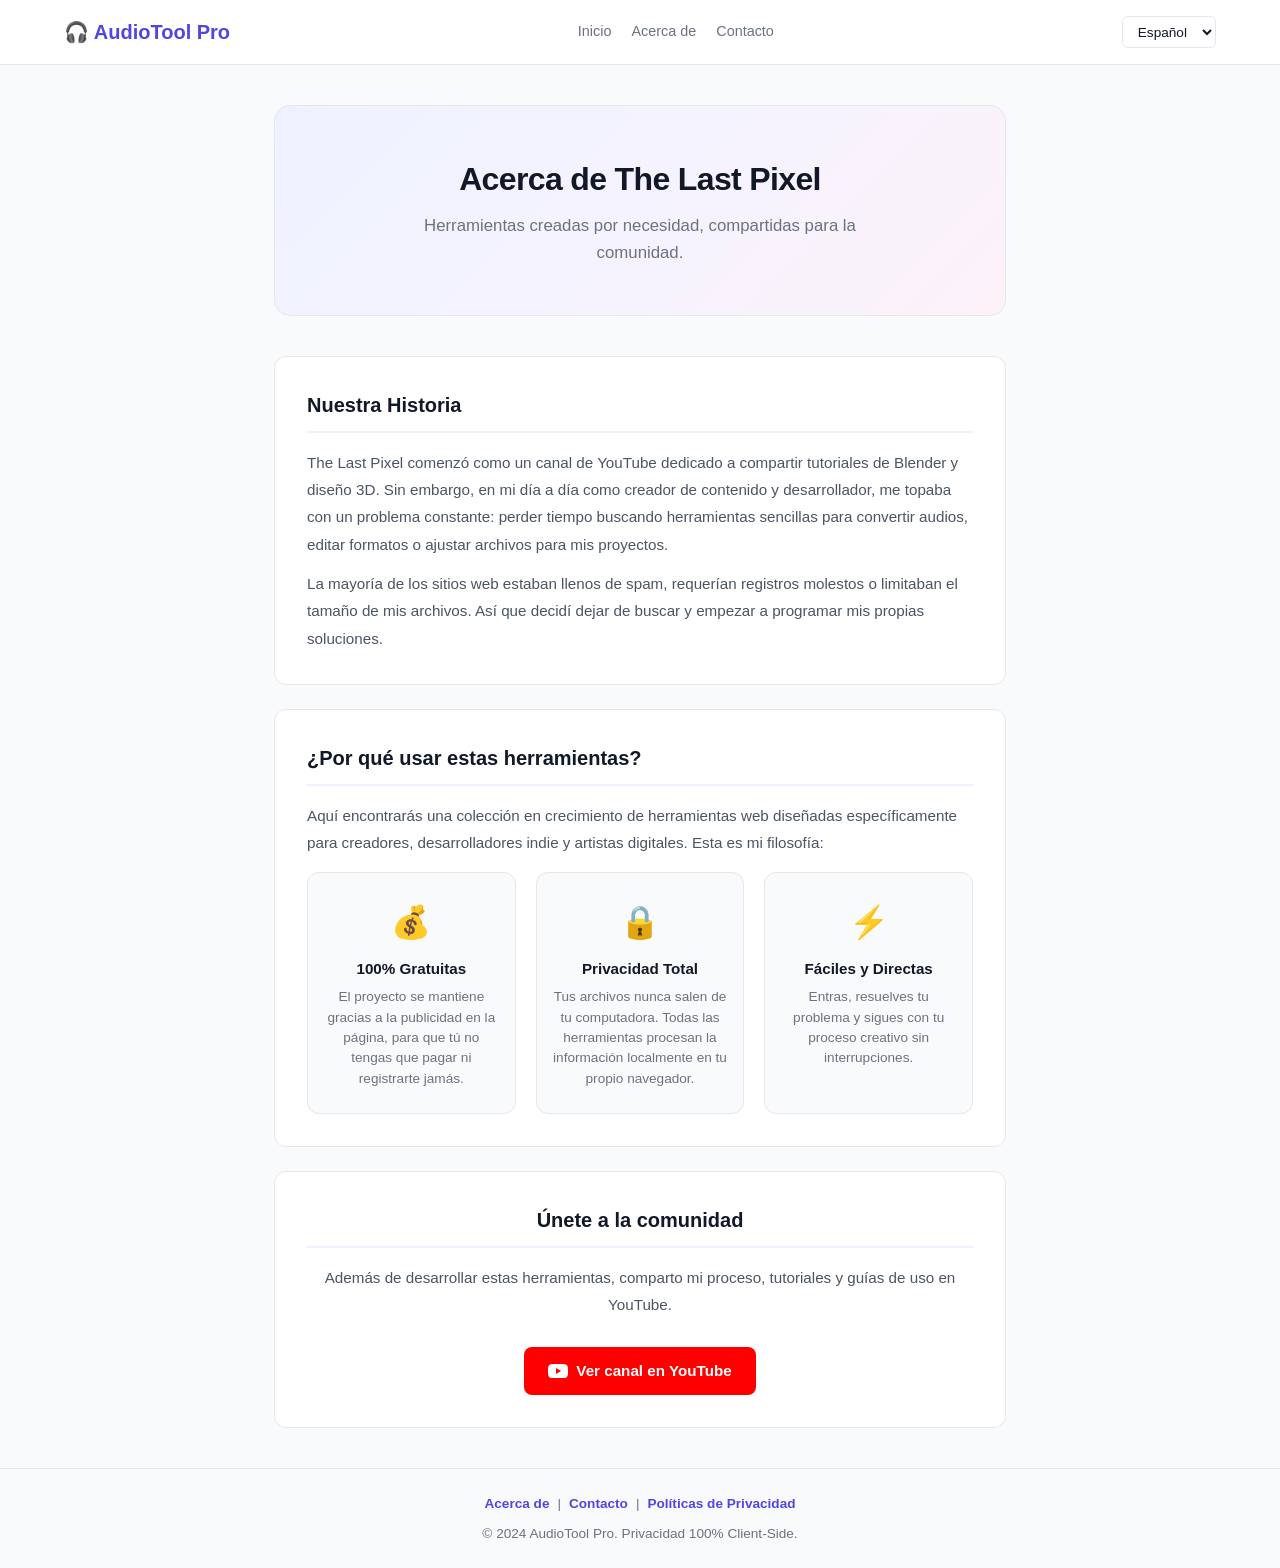
<file: about.html>
<!DOCTYPE html>
<html lang="es" id="html-root">

<head>
    <meta charset="UTF-8">
    <meta name="viewport" content="width=device-width, initial-scale=1.0">
    <title data-i18n="about_meta_title">Acerca de Nosotros | The Last Pixel</title>
    <meta name="description" data-i18n="about_meta_desc"
        content="Conoce la historia detrás de The Last Pixel: herramientas gratuitas y privadas para creadores, desarrolladores y artistas digitales.">
    <link rel="stylesheet" href="css/shared.css">
    <link rel="stylesheet" href="css/pages.css">
    <link rel="icon" href="public/Favicon.png" type="image/png">
</head>

<body>
    <header>
        <div class="logo"><a href="/">🎧 AudioTool Pro</a></div>
        <nav class="header-nav">
            <a href="/" data-i18n="nav_home">Inicio</a>
            <a href="about.html" data-i18n="nav_about">Acerca de</a>
            <a href="contact.html" data-i18n="nav_contact">Contacto</a>
        </nav>
        <select id="lang-selector" aria-label="Cambiar idioma" data-i18n-aria="aria_lang_selector">
            <option value="es">Español</option>
            <option value="en">English</option>
        </select>
    </header>

    <main class="page-container">
        <!-- Hero -->
        <section class="page-hero">
            <h1 data-i18n="about_title">Acerca de The Last Pixel</h1>
            <p class="hero-subtitle" data-i18n="about_subtitle">Herramientas creadas por necesidad, compartidas para la comunidad.</p>
        </section>

        <!-- Story -->
        <section class="page-card">
            <h2 data-i18n="about_story_title">Nuestra Historia</h2>
            <p data-i18n="about_story_p1">The Last Pixel comenzó como un canal de YouTube dedicado a compartir tutoriales de Blender y diseño 3D. Sin embargo, en mi día a día como creador de contenido y desarrollador, me topaba con un problema constante: perder tiempo buscando herramientas sencillas para convertir audios, editar formatos o ajustar archivos para mis proyectos.</p>
            <p data-i18n="about_story_p2">La mayoría de los sitios web estaban llenos de spam, requerían registros molestos o limitaban el tamaño de mis archivos. Así que decidí dejar de buscar y empezar a programar mis propias soluciones.</p>
        </section>

        <!-- Pillars -->
        <section class="page-card">
            <h2 data-i18n="about_pillars_title">¿Por qué usar estas herramientas?</h2>
            <p data-i18n="about_pillars_intro">Aquí encontrarás una colección en crecimiento de herramientas web diseñadas específicamente para creadores, desarrolladores indie y artistas digitales. Esta es mi filosofía:</p>
            <div class="pillars-grid">
                <div class="pillar-item">
                    <span class="pillar-icon">💰</span>
                    <div class="pillar-text">
                        <h3 data-i18n="about_pillar_free_title">100% Gratuitas</h3>
                        <p data-i18n="about_pillar_free_desc">El proyecto se mantiene gracias a la publicidad en la página, para que tú no tengas que pagar ni registrarte jamás.</p>
                    </div>
                </div>
                <div class="pillar-item">
                    <span class="pillar-icon">🔒</span>
                    <div class="pillar-text">
                        <h3 data-i18n="about_pillar_privacy_title">Privacidad Total</h3>
                        <p data-i18n="about_pillar_privacy_desc">Tus archivos nunca salen de tu computadora. Todas las herramientas procesan la información localmente en tu propio navegador.</p>
                    </div>
                </div>
                <div class="pillar-item">
                    <span class="pillar-icon">⚡</span>
                    <div class="pillar-text">
                        <h3 data-i18n="about_pillar_simple_title">Fáciles y Directas</h3>
                        <p data-i18n="about_pillar_simple_desc">Entras, resuelves tu problema y sigues con tu proceso creativo sin interrupciones.</p>
                    </div>
                </div>
            </div>
        </section>

        <!-- CTA YouTube -->
        <section class="page-card" style="text-align: center;">
            <h2 data-i18n="about_cta_title">Únete a la comunidad</h2>
            <p data-i18n="about_cta_text">Además de desarrollar estas herramientas, comparto mi proceso, tutoriales y guías de uso en YouTube.</p>
            <a href="https://www.youtube.com/@TheLastPixel" target="_blank" rel="noopener noreferrer" class="cta-youtube">
                <svg viewBox="0 0 24 24" xmlns="http://www.w3.org/2000/svg"><path d="M23.498 6.186a3.016 3.016 0 0 0-2.122-2.136C19.505 3.545 12 3.545 12 3.545s-7.505 0-9.377.505A3.017 3.017 0 0 0 .502 6.186C0 8.07 0 12 0 12s0 3.93.502 5.814a3.016 3.016 0 0 0 2.122 2.136c1.871.505 9.376.505 9.376.505s7.505 0 9.377-.505a3.015 3.015 0 0 0 2.122-2.136C24 15.93 24 12 24 12s0-3.93-.502-5.814zM9.545 15.568V8.432L15.818 12l-6.273 3.568z"/></svg>
                <span data-i18n="about_cta_btn">Ver canal en YouTube</span>
            </a>
        </section>
    </main>

    <footer>
        <nav class="footer-nav">
            <a href="about.html" data-i18n="nav_about">Acerca de</a>
            <span class="sep">|</span>
            <a href="contact.html" data-i18n="nav_contact">Contacto</a>
            <span class="sep">|</span>
            <a href="privacidad.html" data-i18n="footer_link_privacy">Políticas de Privacidad</a>
        </nav>
        <p>&copy; 2024 AudioTool Pro.
            <span data-i18n="footer_privacy">Privacidad 100% Client-Side.</span>
        </p>
    </footer>

    <script src="js/i18n.js"></script>
    <script>initLanguage();</script>
</body>

</html>
</file>
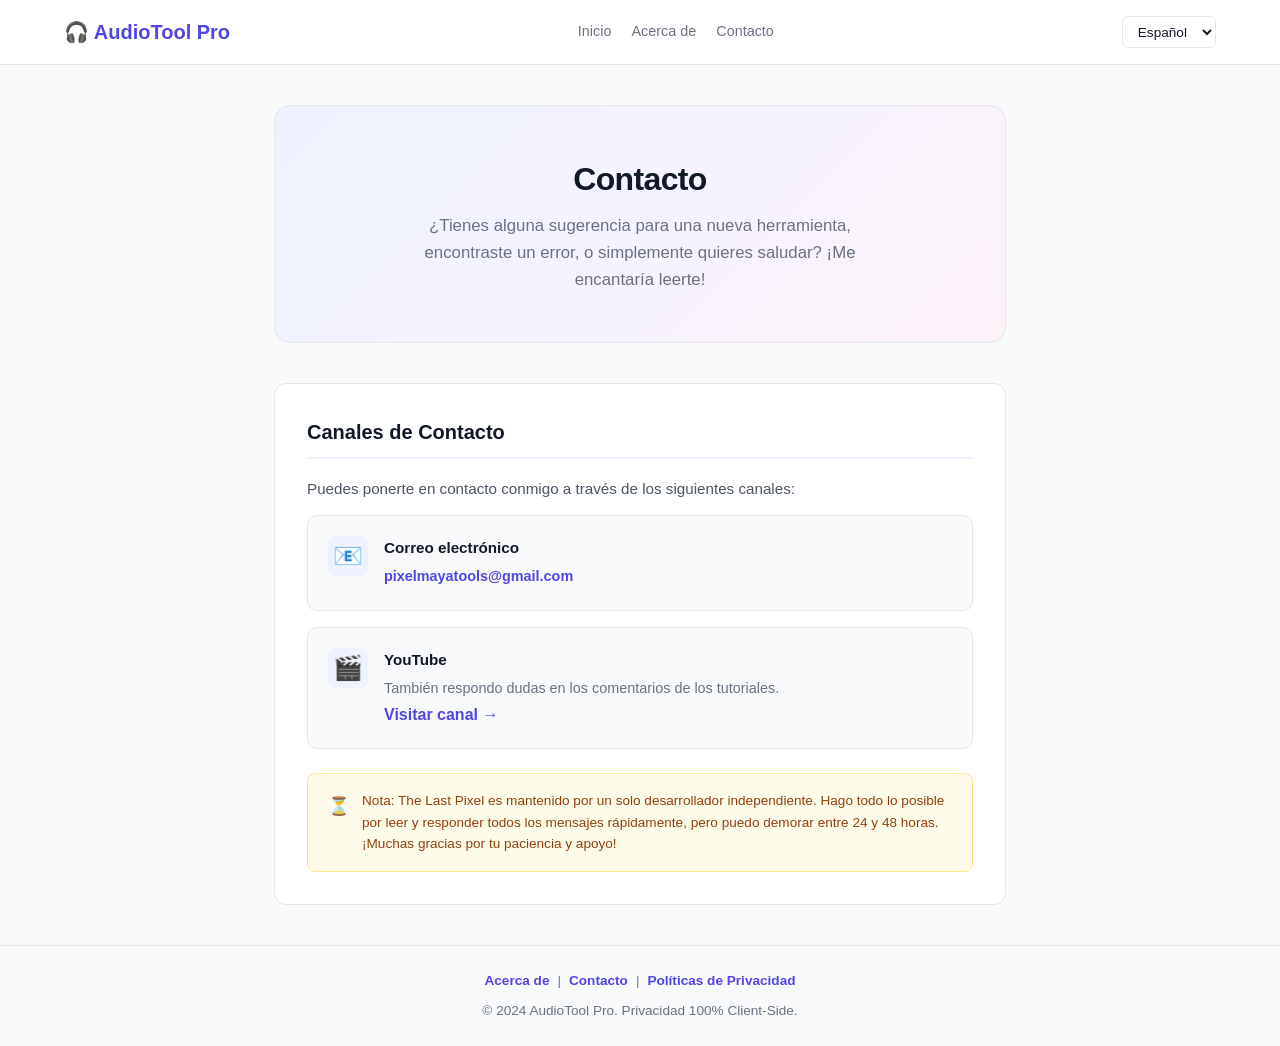
<file: contact.html>
<!DOCTYPE html>
<html lang="es" id="html-root">

<head>
    <meta charset="UTF-8">
    <meta name="viewport" content="width=device-width, initial-scale=1.0">
    <title data-i18n="contact_meta_title">Contacto | The Last Pixel</title>
    <meta name="description" data-i18n="contact_meta_desc"
        content="Ponte en contacto con The Last Pixel. Sugerencias, reportes de errores o simplemente un saludo.">
    <link rel="stylesheet" href="css/shared.css">
    <link rel="stylesheet" href="css/pages.css">
    <link rel="icon" href="public/Favicon.png" type="image/png">
</head>

<body>
    <header>
        <div class="logo"><a href="/">🎧 AudioTool Pro</a></div>
        <nav class="header-nav">
            <a href="/" data-i18n="nav_home">Inicio</a>
            <a href="about.html" data-i18n="nav_about">Acerca de</a>
            <a href="contact.html" data-i18n="nav_contact">Contacto</a>
        </nav>
        <select id="lang-selector" aria-label="Cambiar idioma" data-i18n-aria="aria_lang_selector">
            <option value="es">Español</option>
            <option value="en">English</option>
        </select>
    </header>

    <main class="page-container">
        <!-- Hero -->
        <section class="page-hero">
            <h1 data-i18n="contact_title">Contacto</h1>
            <p class="hero-subtitle" data-i18n="contact_subtitle">¿Tienes alguna sugerencia para una nueva herramienta, encontraste un error, o simplemente quieres saludar? ¡Me encantaría leerte!</p>
        </section>

        <!-- Contact Channels -->
        <section class="page-card">
            <h2 data-i18n="contact_channels_title">Canales de Contacto</h2>
            <p data-i18n="contact_channels_intro">Puedes ponerte en contacto conmigo a través de los siguientes canales:</p>
            <div class="contact-channels">
                <div class="contact-item">
                    <span class="contact-icon">📧</span>
                    <div class="contact-item-content">
                        <h3 data-i18n="contact_email_title">Correo electrónico</h3>
                        <p><a href="mailto:pixelmayatools@gmail.com">pixelmayatools@gmail.com</a></p>
                    </div>
                </div>
                <div class="contact-item">
                    <span class="contact-icon">🎬</span>
                    <div class="contact-item-content">
                        <h3>YouTube</h3>
                        <p data-i18n="contact_youtube_desc">También respondo dudas en los comentarios de los tutoriales.</p>
                        <a href="https://www.youtube.com/@TheLastPixel" target="_blank" rel="noopener noreferrer" data-i18n="contact_youtube_link">Visitar canal →</a>
                    </div>
                </div>
            </div>

            <!-- Response Notice -->
            <div class="notice-box">
                <span class="notice-icon">⏳</span>
                <p data-i18n="contact_notice">Nota: The Last Pixel es mantenido por un solo desarrollador independiente. Hago todo lo posible por leer y responder todos los mensajes rápidamente, pero puedo demorar entre 24 y 48 horas. ¡Muchas gracias por tu paciencia y apoyo!</p>
            </div>
        </section>
    </main>

    <footer>
        <nav class="footer-nav">
            <a href="about.html" data-i18n="nav_about">Acerca de</a>
            <span class="sep">|</span>
            <a href="contact.html" data-i18n="nav_contact">Contacto</a>
            <span class="sep">|</span>
            <a href="privacidad.html" data-i18n="footer_link_privacy">Políticas de Privacidad</a>
        </nav>
        <p>&copy; 2024 AudioTool Pro.
            <span data-i18n="footer_privacy">Privacidad 100% Client-Side.</span>
        </p>
    </footer>

    <script src="js/i18n.js"></script>
    <script>initLanguage();</script>
</body>

</html>
</file>
<file: css/shared.css>
/* ============================================
   SHARED STYLES — AudioTool Pro
   Variables, reset, header, footer, ads, typography
   ============================================ */

/* ── Design Tokens ── */
:root {
    --primary-color: #4F46E5;
    --primary-hover: #4338CA;
    --bg-color: #F9FAFB;
    --text-color: #111827;
    --text-secondary: #6B7280;
    --border-color: #E5E7EB;
    --surface-color: #ffffff;
    --editor-bg: #1a1b24;
    --editor-surface: #272B40;
    --editor-border: #292e42;
    --editor-text: #a9b1d6;
    --editor-input-bg: #16161e;
    --accent-warm: #ff9e64;
    --danger: #ef4444;
    --danger-hover: #dc2626;
    --success: #10B981;
    --success-light: #D1FAE5;
    --warning: #F59E0B;
}

/* ── Reset ── */
* {
    box-sizing: border-box;
    margin: 0;
    padding: 0;
    font-family: -apple-system, BlinkMacSystemFont, "Segoe UI", Roboto, Helvetica, Arial, sans-serif;
}

body {
    background-color: var(--bg-color);
    color: var(--text-color);
    line-height: 1.6;
}

/* ── Header ── */
header {
    display: flex;
    justify-content: space-between;
    align-items: center;
    padding: 1rem 5%;
    background: var(--surface-color);
    border-bottom: 1px solid var(--border-color);
}

.logo {
    font-size: 1.25rem;
    font-weight: 700;
    color: var(--primary-color);
}

.logo a {
    color: inherit;
    text-decoration: none;
}

.logo a:hover {
    opacity: 0.85;
}

/* ── Header Navigation ── */
.header-nav {
    display: flex;
    gap: 1.25rem;
    align-items: center;
}

.header-nav a {
    color: var(--text-secondary);
    text-decoration: none;
    font-size: 0.9rem;
    font-weight: 500;
    transition: color 0.15s ease;
}

.header-nav a:hover {
    color: var(--primary-color);
}

#lang-selector {
    padding: 0.4rem 0.7rem;
    border: 1px solid var(--border-color);
    border-radius: 6px;
    background: var(--surface-color);
    color: var(--text-color);
    font-size: 0.85rem;
    cursor: pointer;
}

/* ── Footer ── */
footer {
    text-align: center;
    padding: 1.5rem 1rem;
    color: var(--text-secondary);
    font-size: 0.85rem;
    border-top: 1px solid var(--border-color);
    margin-top: 2rem;
}

footer a {
    color: var(--primary-color);
    text-decoration: none;
    font-weight: bold;
}

footer a:hover {
    text-decoration: underline;
}

/* ── Ad Zones (AdSense placeholders) ── */
.ad-zone {
    background: #f3f4f6;
    border: 1px dashed #ccc;
    text-align: center;
    margin: 1.5rem auto;
    position: relative;
}

.ad-label {
    font-size: 0.7rem;
    color: #9ca3af;
    position: absolute;
    top: -15px;
    left: 50%;
    transform: translateX(-50%);
}

.passive-ad {
    width: 100%;
    max-width: 728px;
    height: 90px;
}

.sidebar-ad {
    width: 300px;
    height: 600px;
    margin: 0;
}

.in-feed-ad {
    width: 100%;
    height: 100px;
    margin: 1rem 0;
    border: 1px dashed #ccc;
    background: #eef;
    display: flex;
    align-items: center;
    justify-content: center;
}

/* ── Utility ── */
.hidden {
    display: none !important;
}

.subtitle {
    color: var(--text-secondary);
    margin-bottom: 2rem;
}

/* ── Divider ── */
.divider {
    margin: 3rem 0;
    border: 0;
    border-top: 1px solid var(--border-color);
}

/* ── SEO & FAQ Content ── */
.seo-container {
    max-width: 780px;
    margin: 3rem auto;
    padding: 2.5rem 2rem;
    background: var(--surface-color);
    border-radius: 12px;
    border: 1px solid var(--border-color);
    text-align: left;
}

.seo-container h2 {
    font-size: 1.6rem;
    color: var(--text-color);
    font-weight: 700;
    margin-bottom: 0.75rem;
    line-height: 1.3;
}

.seo-container h3 {
    font-size: 1.15rem;
    color: var(--text-color);
    font-weight: 600;
    margin-top: 2rem;
    margin-bottom: 0.5rem;
    padding-bottom: 0.4rem;
    border-bottom: 1px solid #f0f0f0;
}

.seo-container h4 {
    font-size: 1rem;
    color: #374151;
    font-weight: 600;
    margin-top: 1.25rem;
    margin-bottom: 0.25rem;
}

.seo-container p {
    color: #4b5563;
    font-size: 0.95rem;
    line-height: 1.75;
    margin-bottom: 0.5rem;
}

.seo-container ol {
    color: #4b5563;
    font-size: 0.95rem;
    line-height: 1.75;
    padding-left: 1.25rem;
    margin: 0.75rem 0 0.5rem;
}

.seo-container ol li {
    margin-bottom: 0.5rem;
    padding-left: 0.25rem;
}

.seo-container ol li::marker {
    color: var(--primary-color);
    font-weight: 700;
}

@media (max-width: 768px) {
    .seo-container {
        margin: 2rem 1rem;
        padding: 1.5rem 1.25rem;
    }
    .seo-container h2 { font-size: 1.35rem; }
    .seo-container h3 { font-size: 1.05rem; }

    header {
        flex-wrap: wrap;
        gap: 0.5rem;
    }

    .header-nav {
        order: 3;
        width: 100%;
        justify-content: center;
        gap: 1rem;
        padding-top: 0.5rem;
        border-top: 1px solid var(--border-color);
    }
}
</file>
<file: css/pages.css>
/* ============================================
   PAGES — About & Contact
   Shared styles for static content pages
   ============================================ */

/* ── Page Container ── */
.page-container {
    max-width: 780px;
    margin: 2.5rem auto;
    padding: 0 1.5rem;
}

/* ── Hero Section ── */
.page-hero {
    text-align: center;
    padding: 3rem 1.5rem;
    background: linear-gradient(135deg, #EEF2FF 0%, #F5F3FF 50%, #FDF2F8 100%);
    border-radius: 16px;
    margin-bottom: 2.5rem;
    border: 1px solid var(--border-color);
}

.page-hero h1 {
    font-size: 2rem;
    font-weight: 800;
    color: var(--text-color);
    margin-bottom: 0.5rem;
    letter-spacing: -0.02em;
}

.page-hero .hero-subtitle {
    font-size: 1.05rem;
    color: var(--text-secondary);
    font-weight: 400;
    max-width: 500px;
    margin: 0 auto;
}

/* ── Content Card ── */
.page-card {
    background: var(--surface-color);
    border: 1px solid var(--border-color);
    border-radius: 12px;
    padding: 2rem 2rem;
    margin-bottom: 1.5rem;
}

.page-card h2 {
    font-size: 1.25rem;
    font-weight: 700;
    color: var(--text-color);
    margin-bottom: 1rem;
    padding-bottom: 0.6rem;
    border-bottom: 2px solid #EEF2FF;
}

.page-card p {
    color: #4b5563;
    font-size: 0.95rem;
    line-height: 1.8;
    margin-bottom: 0.75rem;
}

.page-card p:last-child {
    margin-bottom: 0;
}

/* ── Pillars Grid ── */
.pillars-grid {
    display: grid;
    grid-template-columns: repeat(3, 1fr);
    gap: 1.25rem;
    margin-top: 1rem;
}

.pillar-item {
    text-align: center;
    padding: 1.5rem 1rem;
    background: #F9FAFB;
    border-radius: 12px;
    border: 1px solid var(--border-color);
    transition: transform 0.2s ease, box-shadow 0.2s ease;
}

.pillar-item:hover {
    transform: translateY(-2px);
    box-shadow: 0 4px 12px rgba(79, 70, 229, 0.08);
}

.pillar-icon {
    font-size: 2rem;
    margin-bottom: 0.5rem;
    display: block;
}

.pillar-item h3 {
    font-size: 0.95rem;
    font-weight: 700;
    color: var(--text-color);
    margin-bottom: 0.4rem;
}

.pillar-item p {
    font-size: 0.85rem;
    color: var(--text-secondary);
    line-height: 1.5;
    margin-bottom: 0;
}

/* ── CTA Button ── */
.cta-youtube {
    display: inline-flex;
    align-items: center;
    gap: 0.5rem;
    margin-top: 1rem;
    padding: 0.75rem 1.5rem;
    background: #FF0000;
    color: #fff;
    font-size: 0.95rem;
    font-weight: 600;
    border-radius: 8px;
    text-decoration: none;
    transition: background 0.2s ease, transform 0.15s ease;
}

.cta-youtube:hover {
    background: #cc0000;
    transform: translateY(-1px);
    text-decoration: none;
}

.cta-youtube svg {
    width: 20px;
    height: 20px;
    fill: currentColor;
}

/* ── Contact Options ── */
.contact-channels {
    display: flex;
    flex-direction: column;
    gap: 1rem;
    margin-top: 0.75rem;
}

.contact-item {
    display: flex;
    align-items: flex-start;
    gap: 1rem;
    padding: 1.25rem;
    background: #F9FAFB;
    border-radius: 10px;
    border: 1px solid var(--border-color);
    transition: border-color 0.2s ease;
}

.contact-item:hover {
    border-color: var(--primary-color);
}

.contact-icon {
    font-size: 1.5rem;
    flex-shrink: 0;
    width: 40px;
    height: 40px;
    display: flex;
    align-items: center;
    justify-content: center;
    background: #EEF2FF;
    border-radius: 8px;
}

.contact-item-content {
    flex: 1;
}

.contact-item-content h3 {
    font-size: 0.95rem;
    font-weight: 600;
    color: var(--text-color);
    margin-bottom: 0.25rem;
}

.contact-item-content p {
    font-size: 0.9rem;
    color: var(--text-secondary);
    margin-bottom: 0;
}

.contact-item-content a {
    color: var(--primary-color);
    text-decoration: none;
    font-weight: 600;
}

.contact-item-content a:hover {
    text-decoration: underline;
}

/* ── Response Notice ── */
.notice-box {
    display: flex;
    align-items: flex-start;
    gap: 0.75rem;
    padding: 1rem 1.25rem;
    background: #FFFBEB;
    border: 1px solid #FDE68A;
    border-radius: 8px;
    margin-top: 1.5rem;
}

.notice-icon {
    font-size: 1.1rem;
    flex-shrink: 0;
    margin-top: 2px;
}

.notice-box p {
    font-size: 0.85rem;
    color: #92400E;
    line-height: 1.6;
    margin-bottom: 0;
}

/* ── Footer Navigation ── */
.footer-nav {
    display: flex;
    justify-content: center;
    gap: 0.5rem;
    flex-wrap: wrap;
    margin-bottom: 0.5rem;
}

.footer-nav a {
    color: var(--primary-color);
    text-decoration: none;
    font-weight: 600;
    font-size: 0.85rem;
}

.footer-nav a:hover {
    text-decoration: underline;
}

.footer-nav .sep {
    color: var(--text-secondary);
}

/* ── Responsive ── */
@media (max-width: 640px) {
    .page-hero {
        padding: 2rem 1rem;
    }

    .page-hero h1 {
        font-size: 1.5rem;
    }

    .page-card {
        padding: 1.5rem 1.25rem;
    }

    .pillars-grid {
        grid-template-columns: 1fr;
        gap: 0.75rem;
    }

    .pillar-item {
        text-align: left;
        display: flex;
        align-items: center;
        gap: 1rem;
        padding: 1rem;
    }

    .pillar-icon {
        font-size: 1.5rem;
        margin-bottom: 0;
    }

    .pillar-text {
        flex: 1;
    }

    .contact-item {
        flex-direction: column;
        align-items: stretch;
        gap: 0.5rem;
    }

    .contact-icon {
        width: auto;
        height: auto;
        background: transparent;
        padding: 0;
    }
}
</file>
